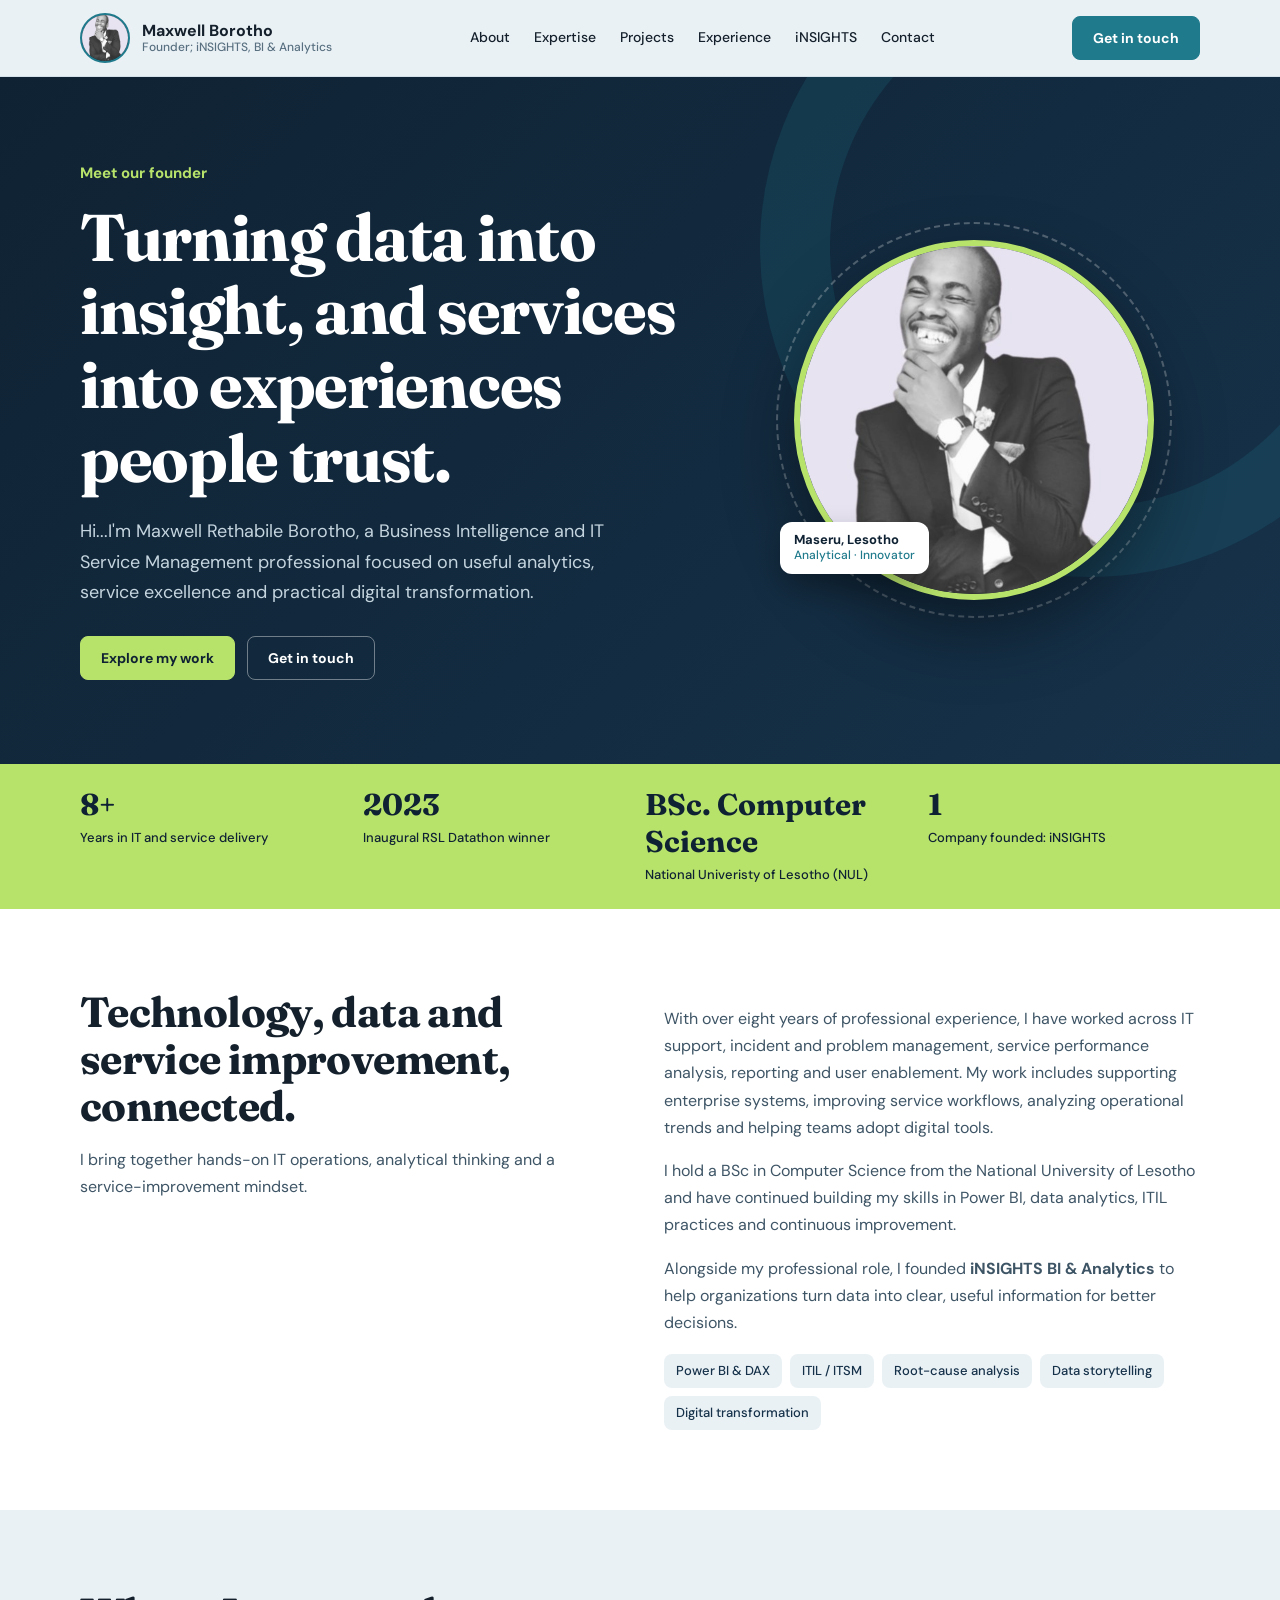
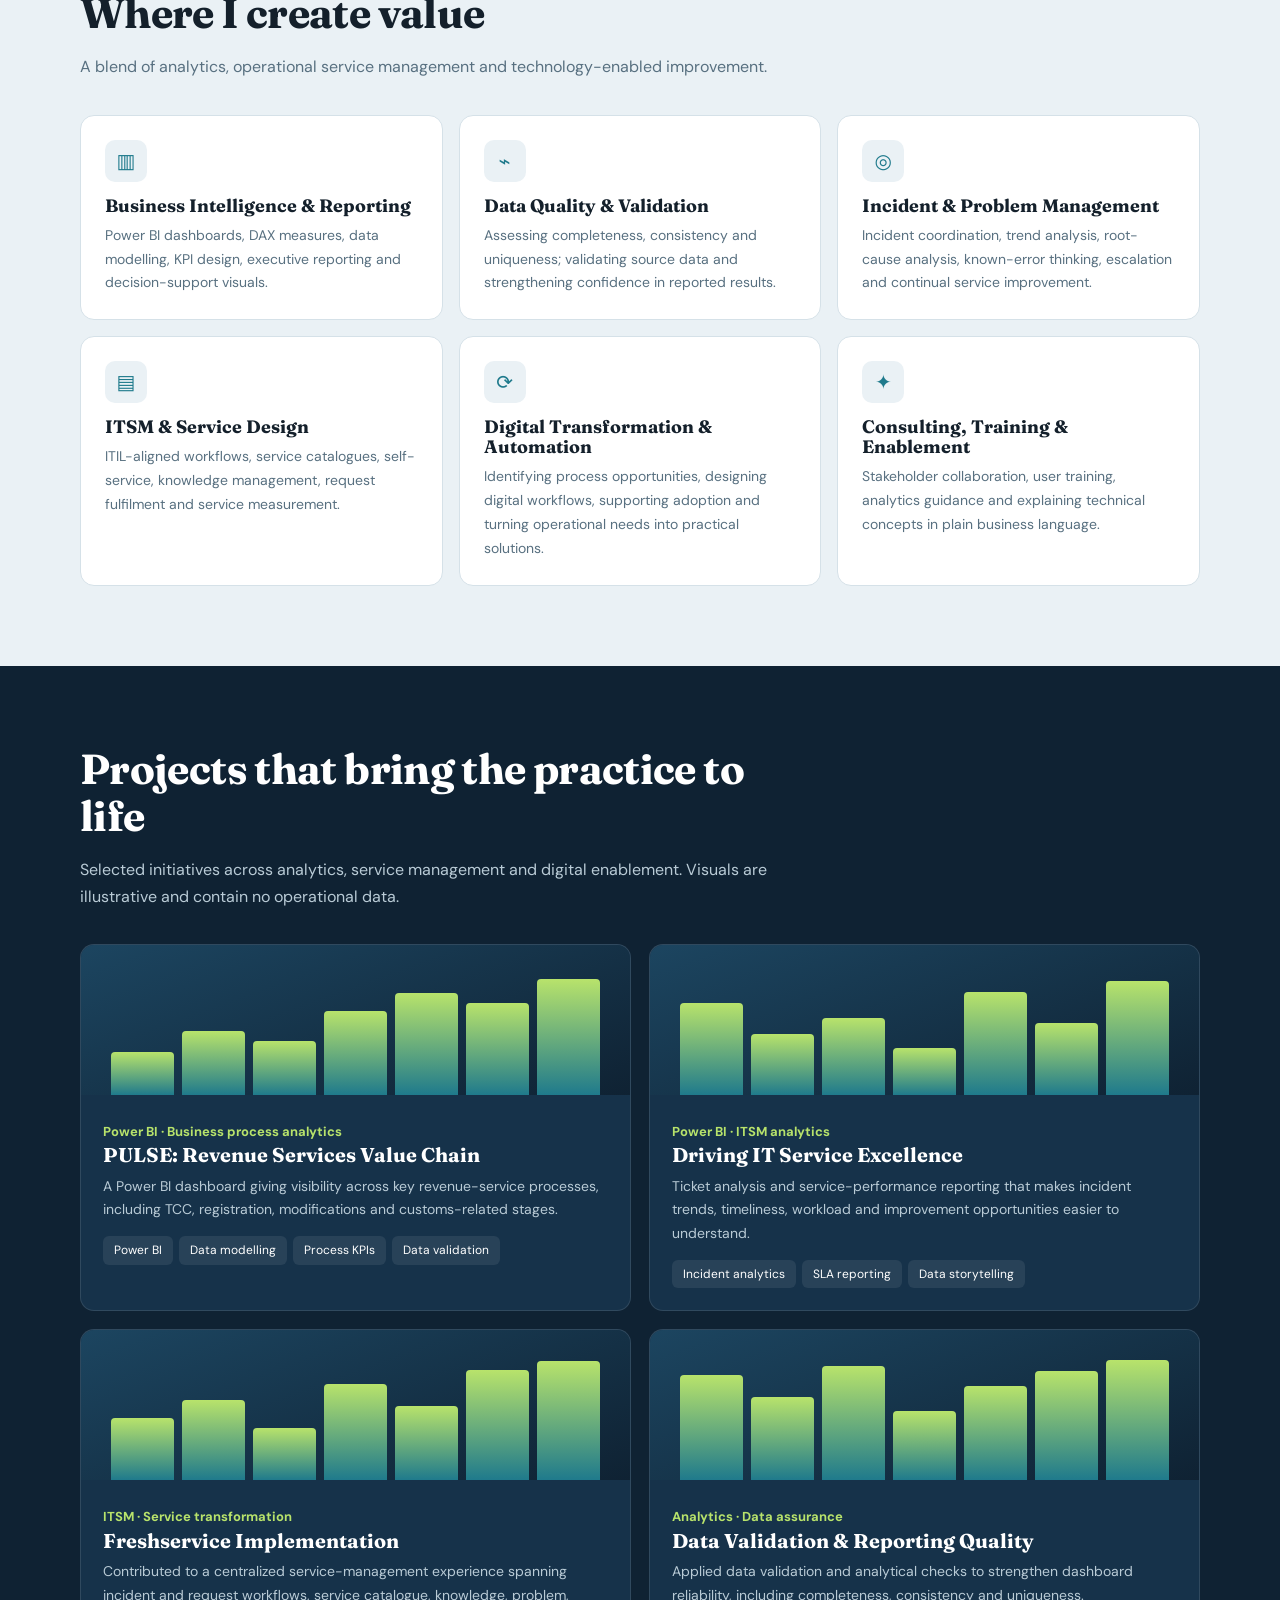
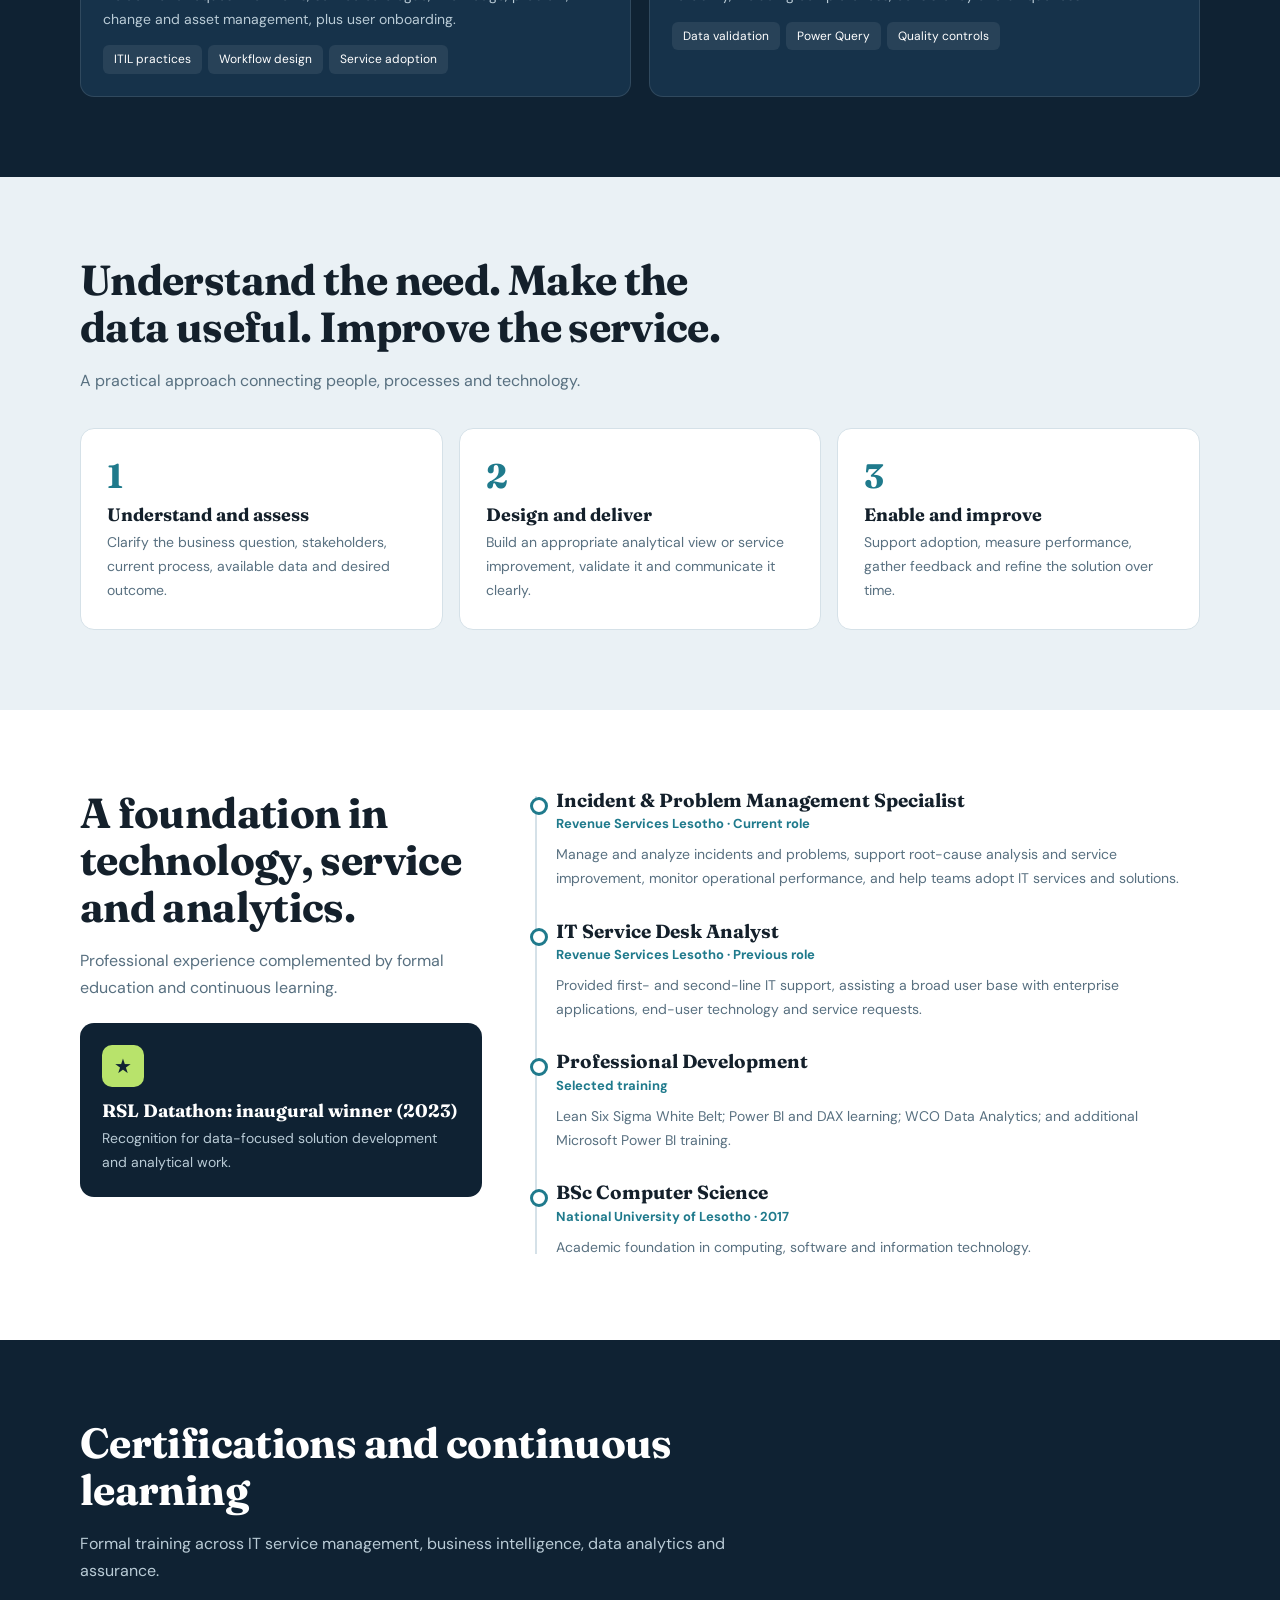
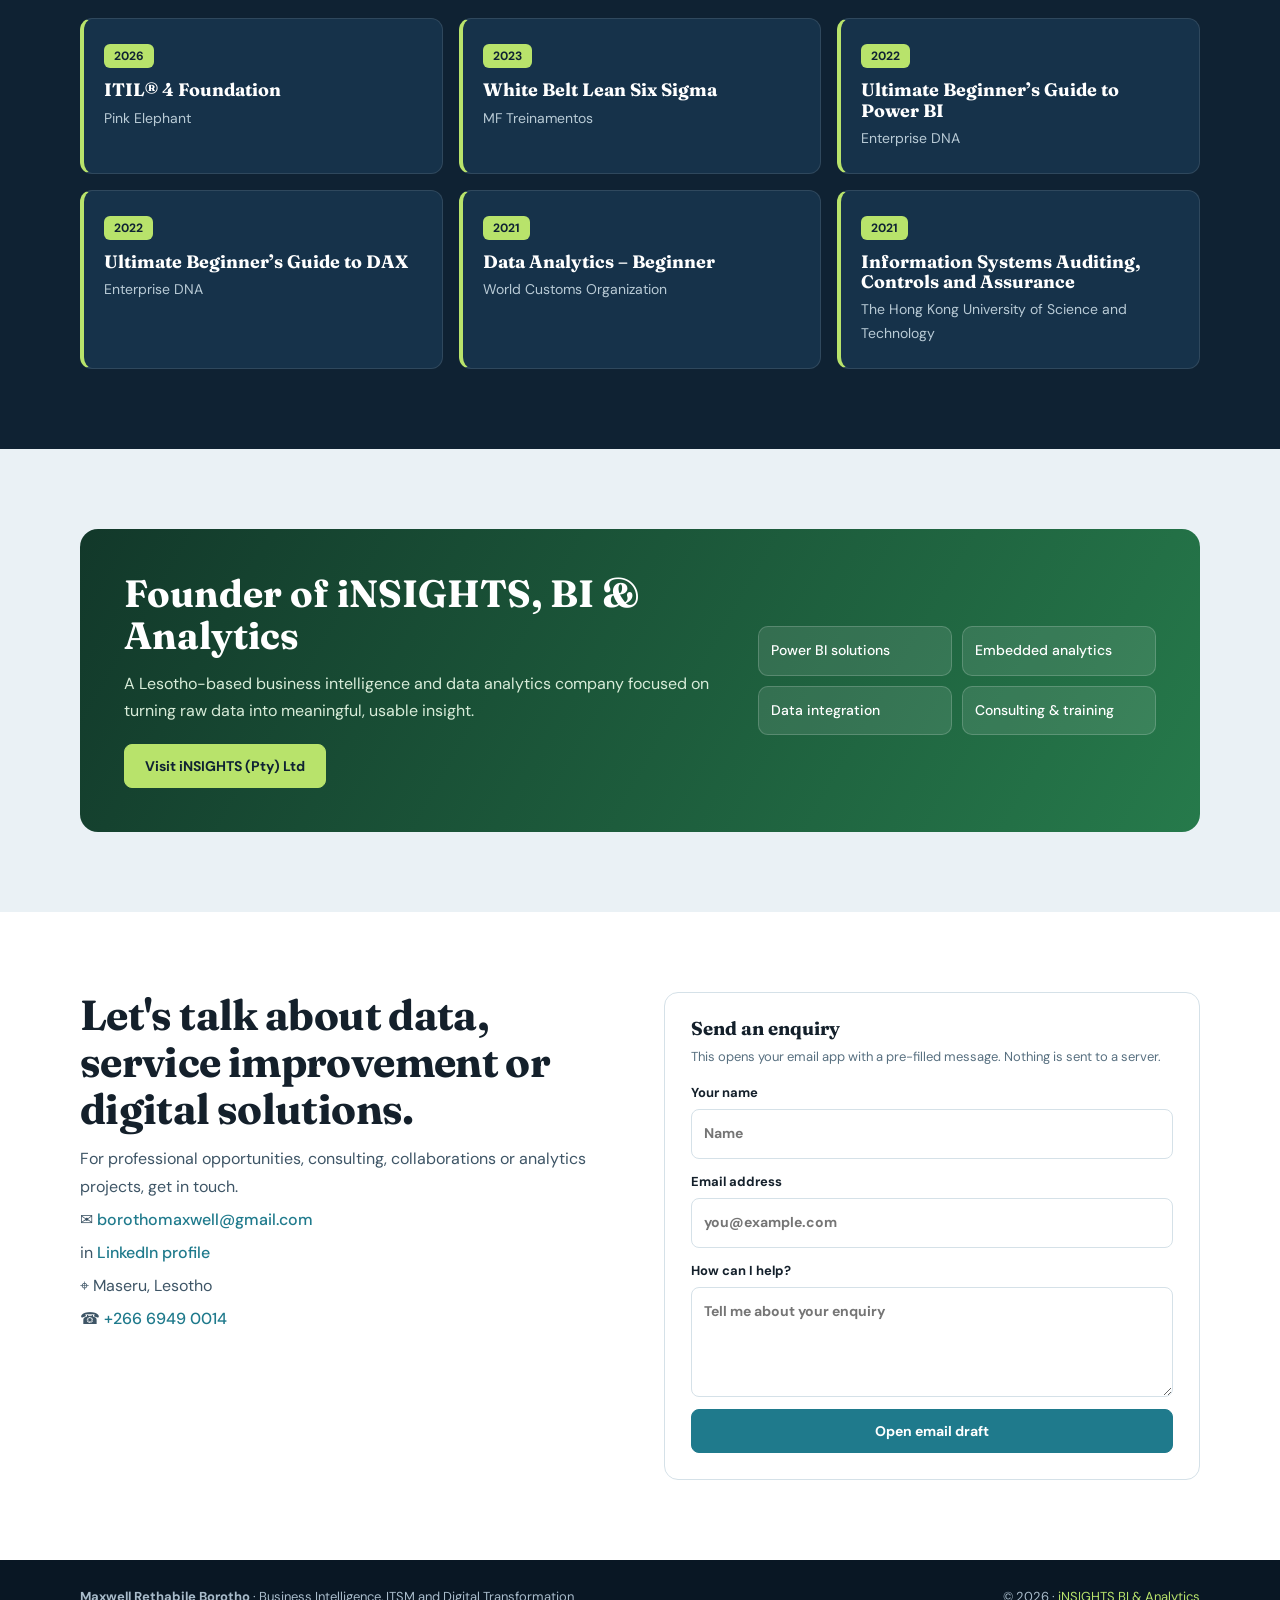
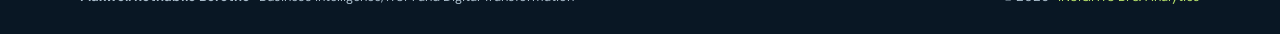
<file: index.html>
<!DOCTYPE html>
<html lang="en">
<head>
<meta charset="utf-8">
<meta name="viewport" content="width=device-width, initial-scale=1">
<meta name="description" content="Maxwell Rethabile Borotho, founder of iNSIGHTS, BI & Analytics. Business intelligence, ITSM and digital transformation.">
<title>Maxwell Borotho | Meet Our Founder</title>
<link rel="preconnect" href="https://fonts.googleapis.com">
<link rel="preconnect" href="https://fonts.gstatic.com" crossorigin>
<link href="https://fonts.googleapis.com/css2?family=Fraunces:opsz,wght@9..144,600;9..144,700&family=DM+Sans:wght@400;500;700&display=swap" rel="stylesheet">
<link rel="stylesheet" href="css/base.css">
<link rel="stylesheet" href="css/nav.css">
<link rel="stylesheet" href="css/hero.css">
<link rel="stylesheet" href="css/content.css">
<link rel="stylesheet" href="css/projects.css">
<link rel="stylesheet" href="css/journey.css">
<link rel="stylesheet" href="css/company.css">
<link rel="stylesheet" href="css/responsive.css">
 <link rel="stylesheet" href="css/certifications.css">
</head>
<body>
<div id="progress"></div>

<header class="nav" id="nav">
  <div class="wrap navin">
    <a class="brand" href="#home" aria-label="Maxwell Borotho, back to top">
      <span class="avatar logo">MB<img src="images\founder.jpeg" alt="Maxwell Borotho" onerror="this.remove()"></span>
      <span>Maxwell Borotho<small>Founder; iNSIGHTS, BI &amp; Analytics</small></span>
    </a>
    <nav class="links" id="links" aria-label="Sections">
      <a href="#about">About</a>
      <a href="#expertise">Expertise</a>
      <a href="#projects">Projects</a>
      <a href="#journey">Experience</a>
      <a href="#insights">iNSIGHTS</a>
      <a href="#contact">Contact</a>
    </nav>
    <a class="btn" href="#contact">Get in touch</a>
    <button class="menu" id="menu" aria-label="Toggle navigation" aria-expanded="false">☰</button>
  </div>
</header>
<main>
  <section class="hero" id="home">
    <div class="wrap hg">
      <div>
        <div class="role rise" style="--i:0">Meet our founder</div>
        <h1 class="rise" style="--i:1">Turning data into insight, and services into experiences people trust.</h1>
        <p class="rise" style="--i:2">Hi...I'm Maxwell Rethabile Borotho, a Business Intelligence and IT Service Management professional focused on useful analytics, service excellence and practical digital transformation.</p>
        <div class="acts rise" style="--i:3">
          <a class="btn lime" href="#projects">Explore my work</a>
          <a class="btn ghost" href="#contact">Get in touch</a>
        </div>
      </div>
      <div class="portrait">
        <span class="avatar">MB<img src="images\founder.jpeg"alt="Portrait of Maxwell Borotho" onerror="this.remove()"></span>
        <div class="badge">Maseru, Lesotho<span>Analytical · Innovator </span></div>
      </div>
    </div>
  </section>

  <div class="stats">
    <div class="wrap">
      <div><b data-count="8" data-suffix="+">8+</b><span>Years in IT and service delivery</span></div>
      <div><b>2023</b><span>Inaugural RSL Datathon winner</span></div>
      <div><b>BSc. Computer Science</b><span>National Univeristy of Lesotho (NUL)</span></div>
      <div><b>1</b><span>Company founded: iNSIGHTS</span></div>
    </div>
  </div>

  <section class="sec white" id="about">
    <div class="wrap two">
      <div class="head reveal">
        <h2>Technology, data and service improvement, connected.</h2>
        <p class="lead">I bring together hands-on IT operations, analytical thinking and a service-improvement mindset.</p>
      </div>
      <div class="reveal" style="--d:1">
        <p>With over eight years of professional experience, I have worked across IT support, incident and problem management, service performance analysis, reporting and user enablement. My work includes supporting enterprise systems, improving service workflows, analyzing operational trends and helping teams adopt digital tools.</p>
        <p>I hold a BSc in Computer Science from the National University of Lesotho and have continued building my skills in Power BI, data analytics, ITIL practices and continuous improvement.</p>
        <p>Alongside my professional role, I founded <b>iNSIGHTS BI &amp; Analytics</b> to help organizations turn data into clear, useful information for better decisions.</p>
        <div class="tags">
          <span class="tag">Power BI &amp; DAX</span><span class="tag">ITIL / ITSM</span><span class="tag">Root-cause analysis</span><span class="tag">Data storytelling</span><span class="tag">Digital transformation</span>
        </div>
      </div>
    </div>
  </section>

  <section class="sec" id="expertise">
    <div class="wrap">
      <div class="head reveal">
        <h2>Where I create value</h2>
        <p class="lead">A blend of analytics, operational service management and technology-enabled improvement.</p>
      </div>
      <div class="cards">
        <article class="card reveal"><div class="ico">▥</div><h3>Business Intelligence &amp; Reporting</h3><p>Power BI dashboards, DAX measures, data modelling, KPI design, executive reporting and decision-support visuals.</p></article>
        <article class="card reveal" style="--d:1"><div class="ico">⌁</div><h3>Data Quality &amp; Validation</h3><p>Assessing completeness, consistency and uniqueness; validating source data and strengthening confidence in reported results.</p></article>
        <article class="card reveal" style="--d:2"><div class="ico">◎</div><h3>Incident &amp; Problem Management</h3><p>Incident coordination, trend analysis, root-cause analysis, known-error thinking, escalation and continual service improvement.</p></article>
        <article class="card reveal"><div class="ico">▤</div><h3>ITSM &amp; Service Design</h3><p>ITIL-aligned workflows, service catalogues, self-service, knowledge management, request fulfilment and service measurement.</p></article>
        <article class="card reveal" style="--d:1"><div class="ico">⟳</div><h3>Digital Transformation &amp; Automation</h3><p>Identifying process opportunities, designing digital workflows, supporting adoption and turning operational needs into practical solutions.</p></article>
        <article class="card reveal" style="--d:2"><div class="ico">✦</div><h3>Consulting, Training &amp; Enablement</h3><p>Stakeholder collaboration, user training, analytics guidance and explaining technical concepts in plain business language.</p></article>
      </div>
    </div>
  </section>

  <section class="sec dark" id="projects">
    <div class="wrap">
      <div class="head reveal">
        <h2>Projects that bring the practice to life</h2>
        <p class="lead">Selected initiatives across analytics, service management and digital enablement. Visuals are illustrative and contain no operational data.</p>
      </div>
      <div class="projects">
        <article class="project reveal">
          <div class="art"><i style="--h:35%;--n:0"></i><i style="--h:52%;--n:1"></i><i style="--h:44%;--n:2"></i><i style="--h:68%;--n:3"></i><i style="--h:82%;--n:4"></i><i style="--h:74%;--n:5"></i><i style="--h:94%;--n:6"></i></div>
          <div class="pbody"><span class="type">Power BI · Business process analytics</span><h3>PULSE: Revenue Services Value Chain</h3><p>A Power BI dashboard giving visibility across key revenue-service processes, including TCC, registration, modifications and customs-related stages.</p><div class="chips"><span>Power BI</span><span>Data modelling</span><span>Process KPIs</span><span>Data validation</span></div></div>
        </article>
        <article class="project reveal" style="--d:1">
          <div class="art"><i style="--h:74%;--n:0"></i><i style="--h:49%;--n:1"></i><i style="--h:62%;--n:2"></i><i style="--h:38%;--n:3"></i><i style="--h:83%;--n:4"></i><i style="--h:58%;--n:5"></i><i style="--h:92%;--n:6"></i></div>
          <div class="pbody"><span class="type">Power BI · ITSM analytics</span><h3>Driving IT Service Excellence</h3><p>Ticket analysis and service-performance reporting that makes incident trends, timeliness, workload and improvement opportunities easier to understand.</p><div class="chips"><span>Incident analytics</span><span>SLA reporting</span><span>Data storytelling</span></div></div>
        </article>
        <article class="project reveal">
          <div class="art"><i style="--h:50%;--n:0"></i><i style="--h:65%;--n:1"></i><i style="--h:42%;--n:2"></i><i style="--h:78%;--n:3"></i><i style="--h:60%;--n:4"></i><i style="--h:89%;--n:5"></i><i style="--h:96%;--n:6"></i></div>
          <div class="pbody"><span class="type">ITSM · Service transformation</span><h3>Freshservice Implementation</h3><p>Contributed to a centralized service-management experience spanning incident and request workflows, service catalogue, knowledge, problem, change and asset management, plus user onboarding.</p><div class="chips"><span>ITIL practices</span><span>Workflow design</span><span>Service adoption</span></div></div>
        </article>
        <article class="project reveal" style="--d:1">
          <div class="art"><i style="--h:85%;--n:0"></i><i style="--h:67%;--n:1"></i><i style="--h:92%;--n:2"></i><i style="--h:56%;--n:3"></i><i style="--h:76%;--n:4"></i><i style="--h:88%;--n:5"></i><i style="--h:97%;--n:6"></i></div>
          <div class="pbody"><span class="type">Analytics · Data assurance</span><h3>Data Validation &amp; Reporting Quality</h3><p>Applied data validation and analytical checks to strengthen dashboard reliability, including completeness, consistency and uniqueness.</p><div class="chips"><span>Data validation</span><span>Power Query</span><span>Quality controls</span></div></div>
        </article>
      </div>
    </div>
  </section>

  <section class="sec" id="approach">
    <div class="wrap">
      <div class="head reveal">
        <h2>Understand the need. Make the data useful. Improve the service.</h2>
        <p class="lead">A practical approach connecting people, processes and technology.</p>
      </div>
      <div class="steps">
        <article class="step reveal"><b>1</b><h3>Understand and assess</h3><p>Clarify the business question, stakeholders, current process, available data and desired outcome.</p></article>
        <article class="step reveal" style="--d:1"><b>2</b><h3>Design and deliver</h3><p>Build an appropriate analytical view or service improvement, validate it and communicate it clearly.</p></article>
        <article class="step reveal" style="--d:2"><b>3</b><h3>Enable and improve</h3><p>Support adoption, measure performance, gather feedback and refine the solution over time.</p></article>
      </div>
    </div>
  </section>

  <section class="sec white" id="journey">
    <div class="wrap journey">
      <div class="head reveal">
        <h2>A foundation in technology, service and analytics.</h2>
        <p class="lead">Professional experience complemented by formal education and continuous learning.</p>
        <div class="award">
          <div class="ico">★</div>
          <h3>RSL Datathon: inaugural winner (2023)</h3>
          <p>Recognition for data-focused solution development and analytical work.</p>
        </div>
      </div>
      <div class="tl reveal" id="tl">
        <div class="exp"><h3>Incident &amp; Problem Management Specialist</h3><small>Revenue Services Lesotho · Current role</small><p>Manage and analyze incidents and problems, support root-cause analysis and service improvement, monitor operational performance, and help teams adopt IT services and solutions.</p></div>
        <div class="exp"><h3>IT Service Desk Analyst</h3><small>Revenue Services Lesotho · Previous role</small><p>Provided first- and second-line IT support, assisting a broad user base with enterprise applications, end-user technology and service requests.</p></div>
        <div class="exp"><h3>Professional Development</h3><small>Selected training</small><p>Lean Six Sigma White Belt; Power BI and DAX learning; WCO Data Analytics; and additional Microsoft Power BI training.</p></div>
        <div class="exp"><h3>BSc Computer Science</h3><small>National University of Lesotho · 2017</small><p>Academic foundation in computing, software and information technology.</p></div>
      </div>
    </div>
  </section>

  <section class="sec dark" id="certifications">
    <div class="wrap">
      <div class="head reveal">
        <h2>Certifications and continuous learning</h2>
        <p class="lead">Formal training across IT service management, business intelligence, data analytics and assurance.</p>
      </div>
      <div class="certs">
        <article class="cert reveal" style="--d:0"><span class="yr">2026</span><h3>ITIL® 4 Foundation</h3><p>Pink Elephant</p></article>
        <article class="cert reveal" style="--d:1"><span class="yr">2023</span><h3>White Belt Lean Six Sigma</h3><p>MF Treinamentos</p></article>
        <article class="cert reveal" style="--d:2"><span class="yr">2022</span><h3>Ultimate Beginner’s Guide to Power BI</h3><p>Enterprise DNA</p></article>
        <article class="cert reveal" style="--d:0"><span class="yr">2022</span><h3>Ultimate Beginner’s Guide to DAX</h3><p>Enterprise DNA</p></article>
        <article class="cert reveal" style="--d:1"><span class="yr">2021</span><h3>Data Analytics – Beginner</h3><p>World Customs Organization</p></article>
        <article class="cert reveal" style="--d:2"><span class="yr">2021</span><h3>Information Systems Auditing, Controls and Assurance</h3><p>The Hong Kong University of Science and Technology</p></article>
      </div>
    </div>
  </section>
  
  <section class="sec" id="insights">
    <div class="wrap">
      <div class="band reveal">
        <div>
          <h2>Founder of iNSIGHTS, BI &amp; Analytics</h2>
          <p>A Lesotho-based business intelligence and data analytics company focused on turning raw data into meaningful, usable insight.</p>
          <a class="btn lime" href="https://0912borotho.github.io/iNSIGHTS" target="_blank" rel="noopener">Visit iNSIGHTS (Pty) Ltd</a>
        </div>
        <div class="svc">
          <span>Power BI solutions</span><span>Embedded analytics</span><span>Data integration</span><span>Consulting &amp; training</span>
        </div>
      </div>
    </div>
  </section>

  <section class="sec white" id="contact">
    <div class="wrap two">
      <div class="head reveal info">
        <h2>Let's talk about data, service improvement or digital solutions.</h2>
        <p class="lead">For professional opportunities, consulting, collaborations or analytics projects, get in touch.</p>
        <p>✉ <a href="mailto:borothomaxwell@gmail.com">borothomaxwell@gmail.com</a></p>
        <p>in <a href="https://www.linkedin.com/in/maxwell-rethabile-borotho-2b520b186/" target="_blank" rel="noopener">LinkedIn profile</a></p>
        <p>⌖ Maseru, Lesotho</p>
        <p>☎ <a href="tel:+26669490014">+266 6949 0014</a></p>
      </div>
      <div class="panel reveal" style="--d:1">
        <h3>Send an enquiry</h3>
        <p>This opens your email app with a pre-filled message. Nothing is sent to a server.</p>
        <form class="form" id="contactForm">
          <label>Your name<input id="name" required placeholder="Name" autocomplete="name"></label>
          <label>Email address<input id="email" type="email" required placeholder="you@example.com" autocomplete="email"></label>
          <label>How can I help?<textarea id="message" required placeholder="Tell me about your enquiry"></textarea></label>
          <button class="btn" type="submit">Open email draft</button>
        </form>
      </div>
    </div>
  </section>
</main>

<footer class="footer">
  <div class="wrap foot">
    <div><b>Maxwell Rethabile Borotho</b> · Business Intelligence, ITSM and Digital Transformation</div>
    <div>© <span id="year"></span> · <a href="https://www.insights.co.ls" target="_blank" rel="noopener">iNSIGHTS BI &amp; Analytics</a></div>
  </div>
</footer>
<script src="js/site.js" defer></script>
<script src="js/reveal.js" defer></script>
<script src="js/nav.js" defer></script>
<script src="js/contact.js" defer></script>
</body>
</html>
</file>
<file: css/base.css>
/* Base: tokens, reset, layout wrapper, progress bar, buttons, scroll reveal */
:root{--navy:#0f2233;--navy2:#16324a;--teal:#1f7a8c;--mist:#eaf1f5;--white:#fff;--ink:#14202b;--muted:#587080;--line:#d5e1e8;--lime:#b8e36b;--g:#267a4b}
*{box-sizing:border-box}
html{scroll-behavior:smooth;scroll-padding-top:84px}
body{margin:0;background:var(--mist);color:var(--ink);font:16px/1.7 "DM Sans",system-ui,-apple-system,"Segoe UI",sans-serif}
h1,h2,h3{font-family:Fraunces,Georgia,serif;line-height:1.12;margin:0}
a{color:inherit;text-decoration:none}
a:focus-visible,button:focus-visible,input:focus-visible,textarea:focus-visible{outline:3px solid var(--lime);outline-offset:3px}
.wrap{width:min(1120px,calc(100% - 36px));margin:auto}
#progress{position:fixed;top:0;left:0;height:3px;width:100%;background:linear-gradient(90deg,var(--teal),var(--lime));transform:scaleX(0);transform-origin:left;z-index:100}

.btn{display:inline-block;background:var(--teal);color:#fff;border:1px solid var(--teal);border-radius:8px;padding:12px 20px;font:700 14px "DM Sans",sans-serif;cursor:pointer;transition:transform .25s,box-shadow .25s,background .25s}
.btn:hover{transform:translateY(-2px);box-shadow:0 10px 24px rgba(31,122,140,.3);background:#186a7a}
.btn.lime{background:var(--lime);border-color:var(--lime);color:var(--navy)}
.btn.lime:hover{background:#c9ec85;box-shadow:0 10px 24px rgba(184,227,107,.3)}
.btn.ghost{background:transparent;border-color:#ffffff66;color:#fff}
.btn.ghost:hover{background:#ffffff1a;border-color:#fff;box-shadow:none}

/* Section reveal */
.reveal{opacity:0;transform:translateY(22px);transition:opacity .7s cubic-bezier(.165,.84,.44,1),transform .7s cubic-bezier(.165,.84,.44,1);transition-delay:calc(var(--d,0)*.08s)}
.reveal.visible{opacity:1;transform:none}
</file>
<file: css/nav.css>
/* Nav */
.nav{position:sticky;top:0;z-index:50;background:rgba(234,241,245,.9);backdrop-filter:blur(12px);border-bottom:1px solid var(--line);transition:box-shadow .3s,background .3s}
.nav.scrolled{box-shadow:0 8px 28px rgba(15,34,51,.1);background:rgba(255,255,255,.95)}
.navin{height:76px;display:flex;align-items:center;justify-content:space-between;gap:16px}
.brand{display:flex;align-items:center;gap:12px;font-weight:700;line-height:1.2}
.brand small{display:block;font-size:12px;color:var(--muted);font-weight:500}
.avatar{position:relative;display:grid;place-items:center;border-radius:50%;background:var(--navy);color:var(--lime);font:700 17px Fraunces,Georgia,serif;overflow:hidden;flex:none}
.avatar img{position:absolute;inset:0;width:100%;height:100%;object-fit:cover}
.logo{width:50px;height:50px;border:2px solid var(--teal);box-shadow:0 0 0 3px var(--mist);transition:transform .4s cubic-bezier(.34,1.56,.64,1),border-color .3s}
.brand:hover .logo{transform:scale(1.1) rotate(-4deg);border-color:var(--lime)}
.links{display:flex;gap:24px;font-size:14px;font-weight:500}
.links a{position:relative;padding:4px 0;transition:color .25s}
.links a::after{content:"";position:absolute;left:0;bottom:0;width:100%;height:2px;background:var(--teal);transform:scaleX(0);transform-origin:right;transition:transform .3s}
.links a:hover,.links a.on{color:var(--teal)}
.links a:hover::after,.links a.on::after{transform:scaleX(1);transform-origin:left}
.menu{display:none;border:0;background:none;font-size:26px;cursor:pointer;color:var(--ink)}
</file>
<file: css/hero.css>
/* Hero: one orchestrated entrance */
.hero{background:linear-gradient(135deg,var(--navy),var(--navy2));color:#fff;padding:84px 0;overflow:hidden;position:relative}
.hero::before{content:"";position:absolute;width:520px;height:520px;right:-140px;top:-160px;border-radius:50%;border:70px solid #1f7a8c33}
.hg{position:relative;display:grid;grid-template-columns:1.15fr .85fr;gap:56px;align-items:center}
.hero h1{font-size:clamp(38px,5.6vw,66px);letter-spacing:-.02em;margin:0 0 20px}
.hero p{color:#c5d5df;max-width:560px;font-size:18px}
.hero .role{color:var(--lime);font-weight:700;font-size:15px;margin-bottom:14px}
.acts{display:flex;gap:12px;flex-wrap:wrap;margin-top:28px}
.portrait{position:relative;justify-self:center;width:min(360px,80%);aspect-ratio:1}
.portrait .avatar{width:100%;height:100%;font-size:86px;border:6px solid var(--lime);box-shadow:0 30px 70px #0006}
.portrait::before{content:"";position:absolute;inset:-18px;border-radius:50%;border:2px dashed #ffffff44;animation:spin 40s linear infinite}
.badge{position:absolute;left:-14px;bottom:26px;background:#fff;color:var(--navy);border-radius:12px;padding:10px 14px;font-size:13px;font-weight:700;box-shadow:0 14px 30px #0004;line-height:1.3}
.badge span{display:block;color:var(--teal);font-weight:500;font-size:12px}
@keyframes spin{to{transform:rotate(360deg)}}
@keyframes rise{from{opacity:0;transform:translateY(26px)}to{opacity:1;transform:none}}
@keyframes pop{from{opacity:0;transform:scale(.88)}to{opacity:1;transform:none}}
.hero .rise{animation:rise .8s cubic-bezier(.165,.84,.44,1) both;animation-delay:calc(var(--i)*.12s)}
.portrait{animation:pop 1s cubic-bezier(.34,1.56,.64,1) .3s both}


/* Stats strip */
.stats{background:var(--lime);color:var(--navy)}
.stats .wrap{display:grid;grid-template-columns:repeat(4,1fr);gap:10px;padding:22px 0}
.stats b{display:block;font:700 30px Fraunces,Georgia,serif}
.stats span{font-size:13px;font-weight:500}
</file>
<file: css/content.css>
/* Sections */
.sec{padding:80px 0}
.white{background:#fff}
.dark{background:var(--navy);color:#fff}
.head{max-width:700px;margin-bottom:34px}
.head h2{font-size:clamp(28px,3.8vw,42px);letter-spacing:-.015em;margin-bottom:12px}
.lead{color:var(--muted)}
.dark .lead{color:#b9cbd6}
.two{display:grid;grid-template-columns:1fr 1fr;gap:48px}
.two p{color:#3e5566}
.tags{display:flex;gap:8px;flex-wrap:wrap;margin-top:18px}
.tag{background:var(--mist);color:var(--navy2);border-radius:8px;padding:6px 12px;font-size:13px;font-weight:500;transition:background .25s,color .25s,transform .25s}
.tag:hover{background:var(--teal);color:#fff;transform:translateY(-2px)}


/* Cards */
.cards{display:grid;grid-template-columns:repeat(3,1fr);gap:16px}
.card{background:#fff;border:1px solid var(--line);border-radius:14px;padding:24px;transition:transform .3s,box-shadow .3s,border-color .3s}
.card:hover{transform:translateY(-5px);box-shadow:0 18px 40px rgba(15,34,51,.1);border-color:var(--teal)}
.ico{width:42px;height:42px;border-radius:10px;background:var(--mist);color:var(--teal);display:grid;place-items:center;font-size:20px;margin-bottom:14px;transition:background .3s,color .3s,transform .3s}
.card:hover .ico{background:var(--teal);color:#fff;transform:rotate(-6deg) scale(1.06)}
.card h3{font-size:18px;margin-bottom:8px}
.card p{font-size:14px;color:var(--muted);margin:0}


/* Approach */
.steps{display:grid;grid-template-columns:repeat(3,1fr);gap:16px}
.step{position:relative;background:#fff;border:1px solid var(--line);border-radius:14px;padding:26px;transition:transform .3s,border-color .3s}
.step:hover{transform:translateY(-4px);border-color:var(--teal)}
.step b{font:700 34px Fraunces,Georgia,serif;color:var(--teal)}
.step h3{font-size:18px;margin:8px 0 6px}
.step p{font-size:14px;color:var(--muted);margin:0}
</file>
<file: css/projects.css>
/* Projects */
.projects{display:grid;grid-template-columns:repeat(2,1fr);gap:18px}
.project{background:var(--navy2);border:1px solid #ffffff1c;border-radius:14px;overflow:hidden;transition:transform .35s,box-shadow .35s,border-color .35s}
.project:hover{transform:translateY(-6px);box-shadow:0 22px 44px #0006;border-color:var(--lime)}
.art{height:150px;display:flex;align-items:flex-end;gap:8px;padding:26px 30px 0;background:linear-gradient(160deg,#1c4560,#0f2233)}
.art i{flex:1;height:var(--h);background:linear-gradient(var(--lime),var(--teal));border-radius:4px 4px 0 0;transform:scaleY(.15);transform-origin:bottom;transition:transform .9s cubic-bezier(.34,1.56,.64,1);transition-delay:calc(var(--n)*.07s)}
.project.visible .art i{transform:scaleY(1)}
.pbody{padding:22px}
.pbody h3{font-size:20px;margin:0 0 8px}
.pbody p{font-size:14px;color:#b9cbd6;margin:0 0 14px}
.type{color:var(--lime);font-size:13px;font-weight:700}
.chips{display:flex;gap:6px;flex-wrap:wrap}
.chips span{font-size:12px;background:#ffffff14;padding:4px 11px;border-radius:6px;transition:background .25s}
.chips span:hover{background:#ffffff2e}
.note{font-size:13px;color:#b9cbd6;margin-top:24px}
</file>
<file: css/journey.css>
/* Journey timeline */
.journey{display:grid;grid-template-columns:.75fr 1.25fr;gap:48px}
.tl{position:relative;padding-left:26px}
.tl::before{content:"";position:absolute;left:5px;top:6px;bottom:6px;width:2px;background:var(--line)}
.tl::after{content:"";position:absolute;left:5px;top:6px;width:2px;height:var(--fill,0%);max-height:calc(100% - 12px);background:var(--teal);transition:height .2s linear}
.exp{position:relative;padding-bottom:30px}
.exp:last-child{padding-bottom:0}
.exp::before{content:"";position:absolute;left:-26px;top:7px;width:12px;height:12px;border-radius:50%;background:#fff;border:3px solid var(--teal);transition:transform .3s,background .3s}
.exp:hover::before{transform:scale(1.35);background:var(--lime)}
.exp h3{font-size:19px}
.exp small{display:block;color:var(--teal);font-weight:700;font-size:13px;margin-top:2px}
.exp p{font-size:14px;color:var(--muted);margin:8px 0 0}
.award{margin-top:22px;background:var(--navy);color:#fff;border-radius:14px;padding:22px}
.award h3{font-size:18px;margin-bottom:6px}
.award p{font-size:14px;color:#b9cbd6;margin:0}
.award .ico{background:var(--lime);color:var(--navy)}
</file>
<file: css/company.css>
/* Company band */
.band{background:linear-gradient(120deg,#12382a,#267a4b);color:#fff;border-radius:18px;padding:44px;display:grid;grid-template-columns:1.2fr .8fr;gap:36px;align-items:center}
.band h2{font-size:clamp(26px,3.4vw,38px);margin:0 0 12px}
.band p{color:#d8ecd9;margin:0 0 20px}
.svc{display:grid;grid-template-columns:1fr 1fr;gap:10px}
.svc span{background:#ffffff1a;border:1px solid #ffffff2e;border-radius:10px;padding:12px;font-size:14px;font-weight:500;transition:background .25s,transform .25s}
.svc span:hover{background:#ffffff30;transform:translateY(-3px)}


/* Contact */
.info p{margin:6px 0}
.info a{color:var(--teal);font-weight:500;border-bottom:1px solid transparent;transition:border-color .25s}
.info a:hover{border-color:var(--teal)}
.panel{background:#fff;border:1px solid var(--line);border-radius:14px;padding:26px}
.panel h3{margin-bottom:6px}
.panel>p{font-size:13px;color:var(--muted);margin:0 0 14px}
.form{display:grid;gap:12px}
.form label{font-size:13px;font-weight:700}
.form input,.form textarea{display:block;width:100%;margin-top:5px;padding:12px;border:1px solid var(--line);border-radius:8px;font:inherit;font-size:14px;transition:border-color .25s,box-shadow .25s}
.form input:focus,.form textarea:focus{outline:none;border-color:var(--teal);box-shadow:0 0 0 3px rgba(31,122,140,.18)}
.form textarea{min-height:110px;resize:vertical}

.footer{background:#091724;color:#a9bccb;padding:26px 0;font-size:13px}
.foot{display:flex;justify-content:space-between;gap:14px;flex-wrap:wrap}
.foot a{color:var(--lime)}
</file>
<file: css/responsive.css>
/* Reduced motion and responsive breakpoints */
@media(prefers-reduced-motion:reduce){
*,*::before,*::after{animation:none!important;transition:none!important;scroll-behavior:auto}
.reveal{opacity:1;transform:none}.art i{transform:none}
}
@media(max-width:860px){
.links{display:none;position:absolute;top:76px;left:0;right:0;background:#fff;padding:18px 24px;flex-direction:column;border-bottom:1px solid var(--line);box-shadow:0 12px 20px rgba(0,0,0,.06)}
.links.open{display:flex}
.menu{display:block}
.nav .btn{display:none}
.hg,.two,.journey,.band{grid-template-columns:1fr}
.portrait{order:-1;width:min(260px,70%)}
.cards{grid-template-columns:repeat(2,1fr)}
.stats .wrap{grid-template-columns:repeat(2,1fr)}
}
@media(max-width:560px){
.sec{padding:60px 0}.hero{padding:60px 0}
.cards,.projects,.steps{grid-template-columns:1fr}
.band{padding:28px}
}
</file>
<file: css/certifications.css>
/* Certifications */
.certs{display:grid;grid-template-columns:repeat(3,1fr);gap:16px}
.cert{position:relative;background:var(--navy2);border:1px solid #ffffff1c;border-left:4px solid var(--lime);border-radius:12px;padding:22px 22px 22px 20px;transition:transform .3s,box-shadow .3s,border-color .3s,background .3s}
.cert:hover{transform:translateY(-5px);box-shadow:0 18px 36px #0006;border-color:var(--lime);background:#1a3a54}
.cert .yr{display:inline-block;background:var(--lime);color:var(--navy);font-size:12px;font-weight:700;border-radius:6px;padding:2px 10px;margin-bottom:12px}
.cert h3{font-size:18px;margin:0 0 6px}
.cert p{font-size:14px;color:#b9cbd6;margin:0}
</file>
